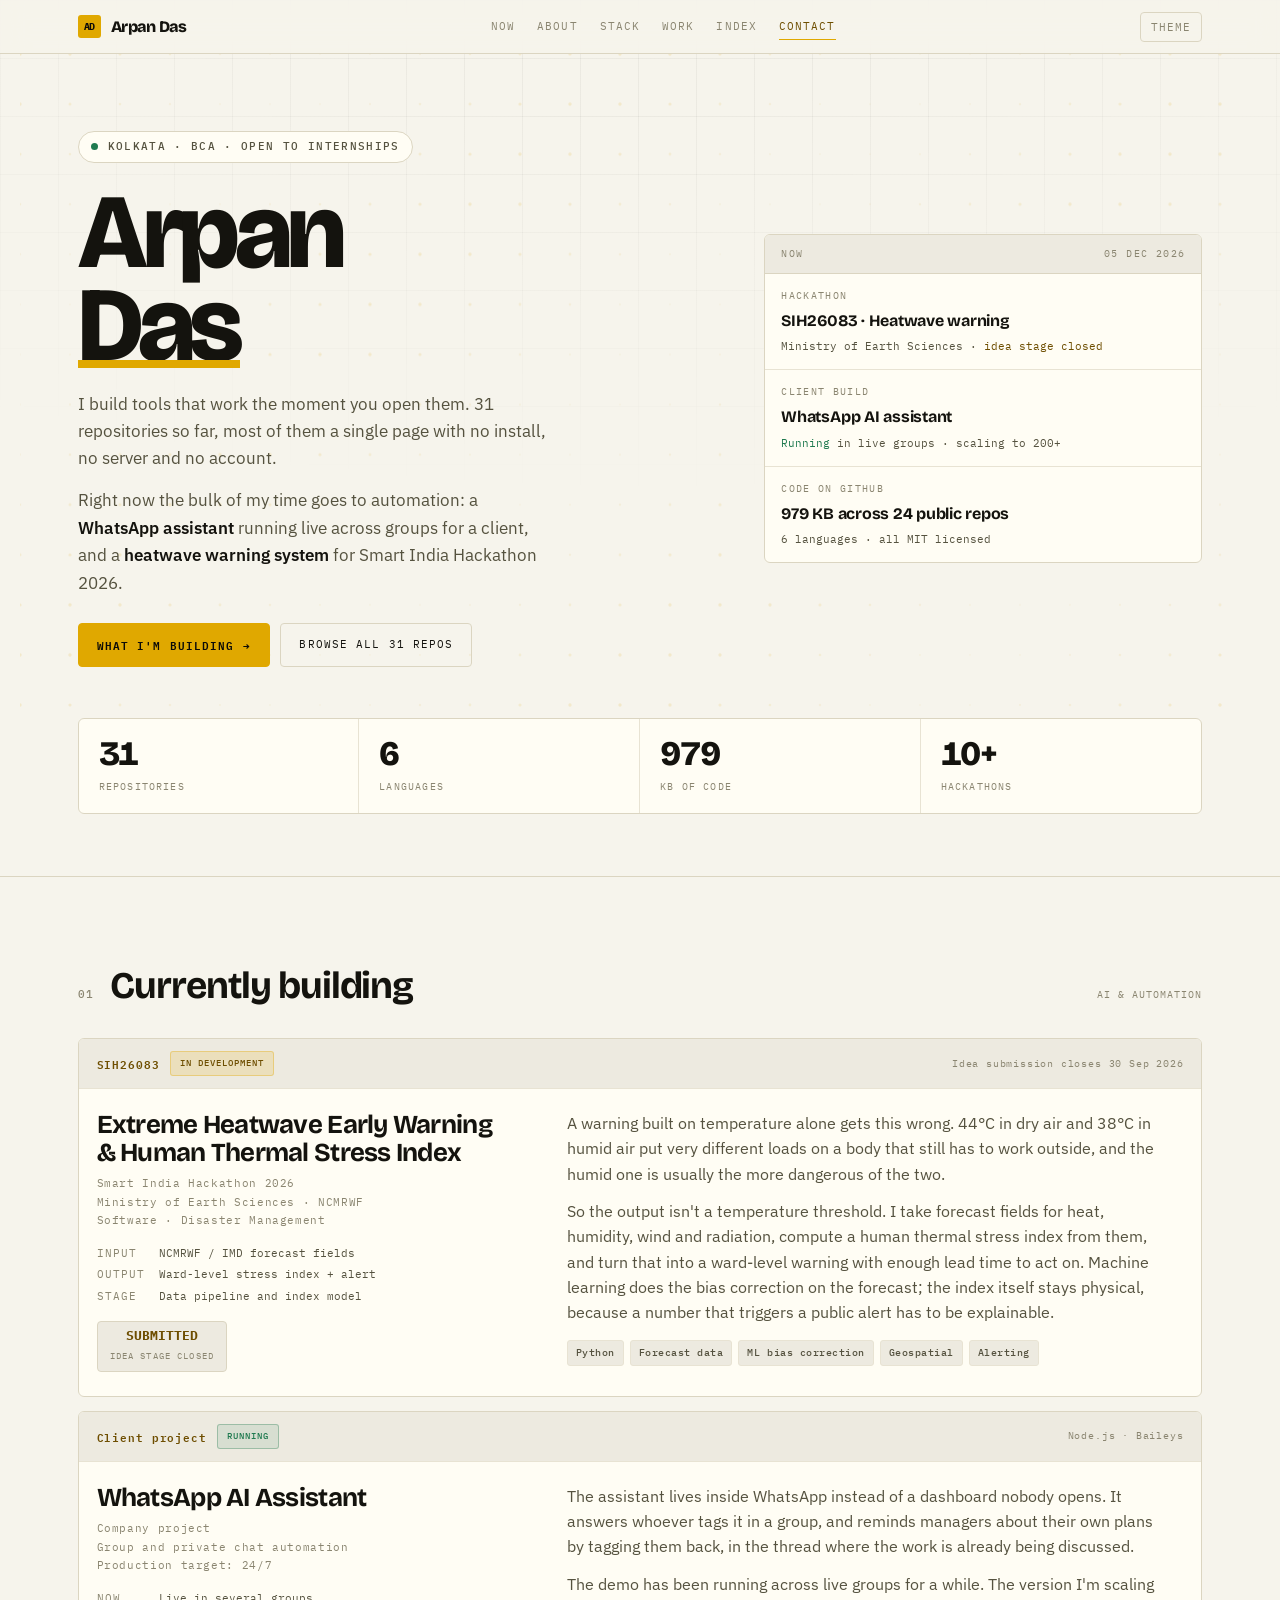
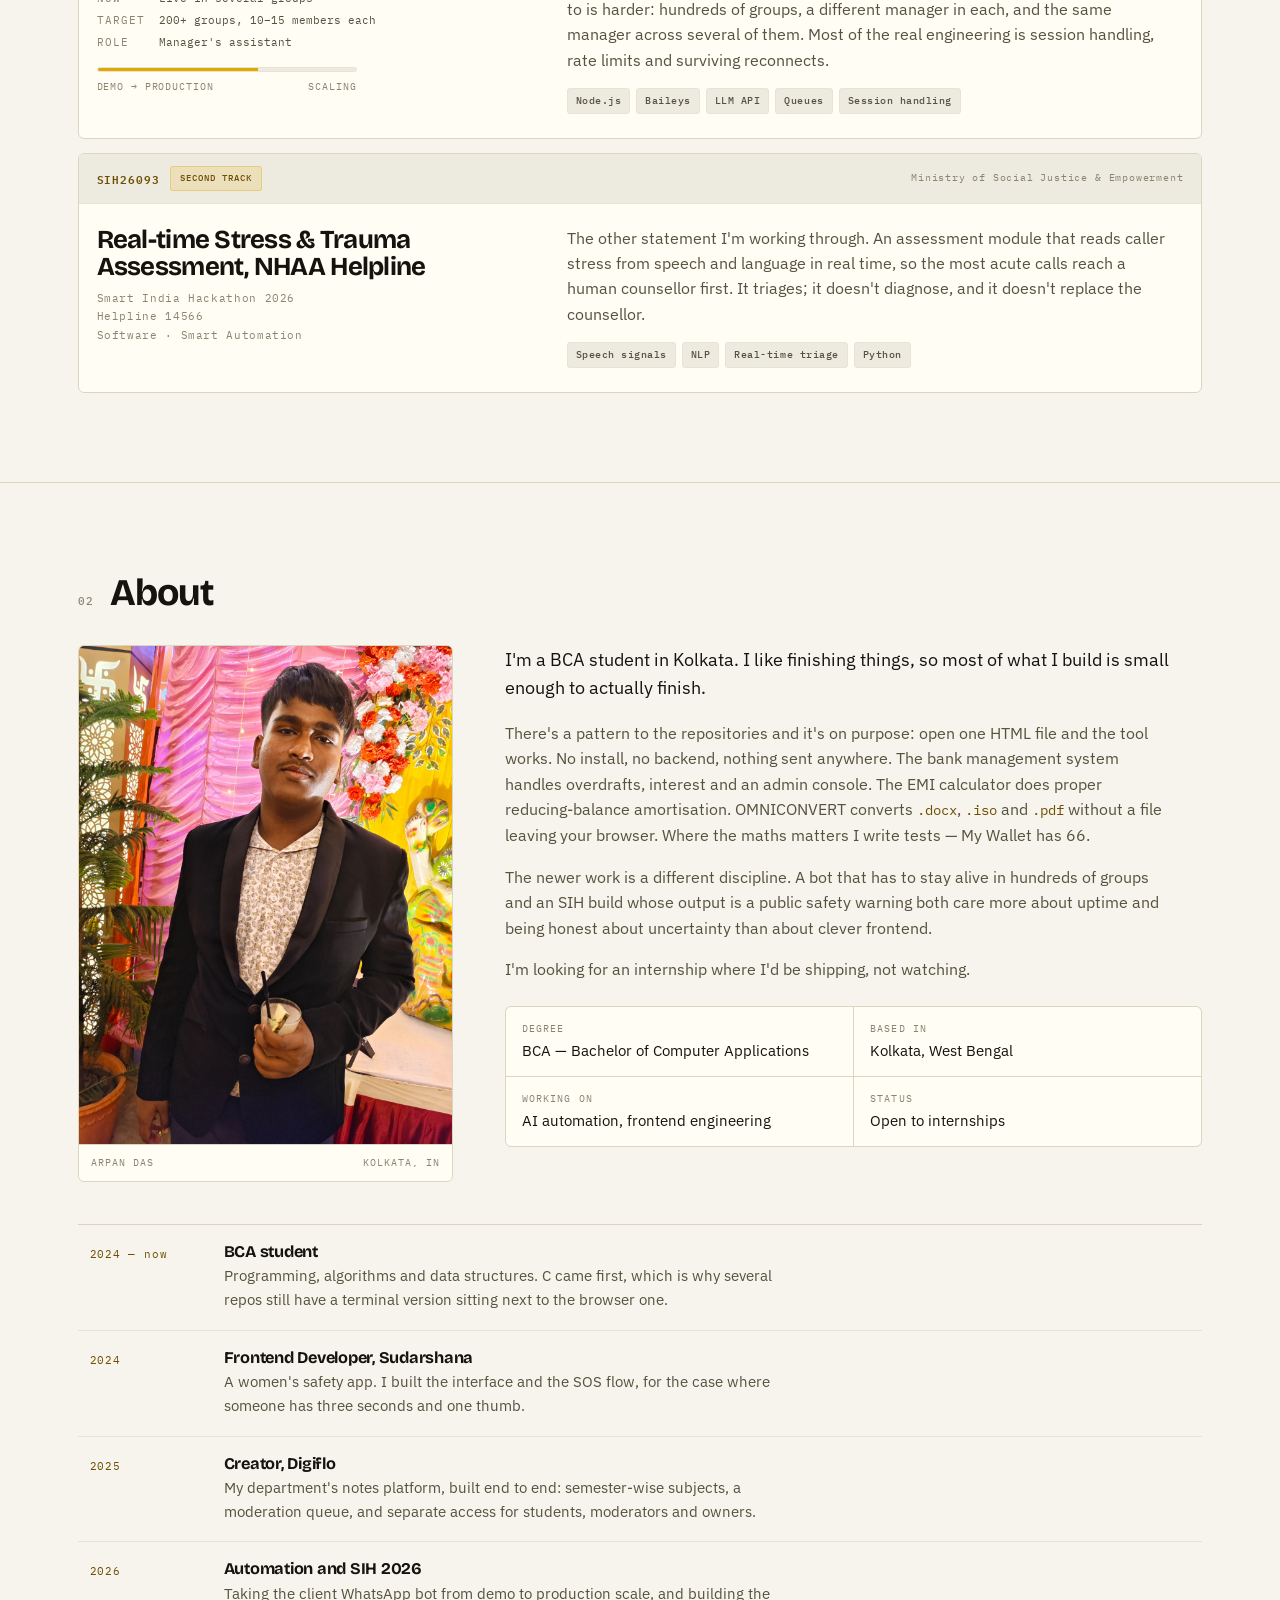
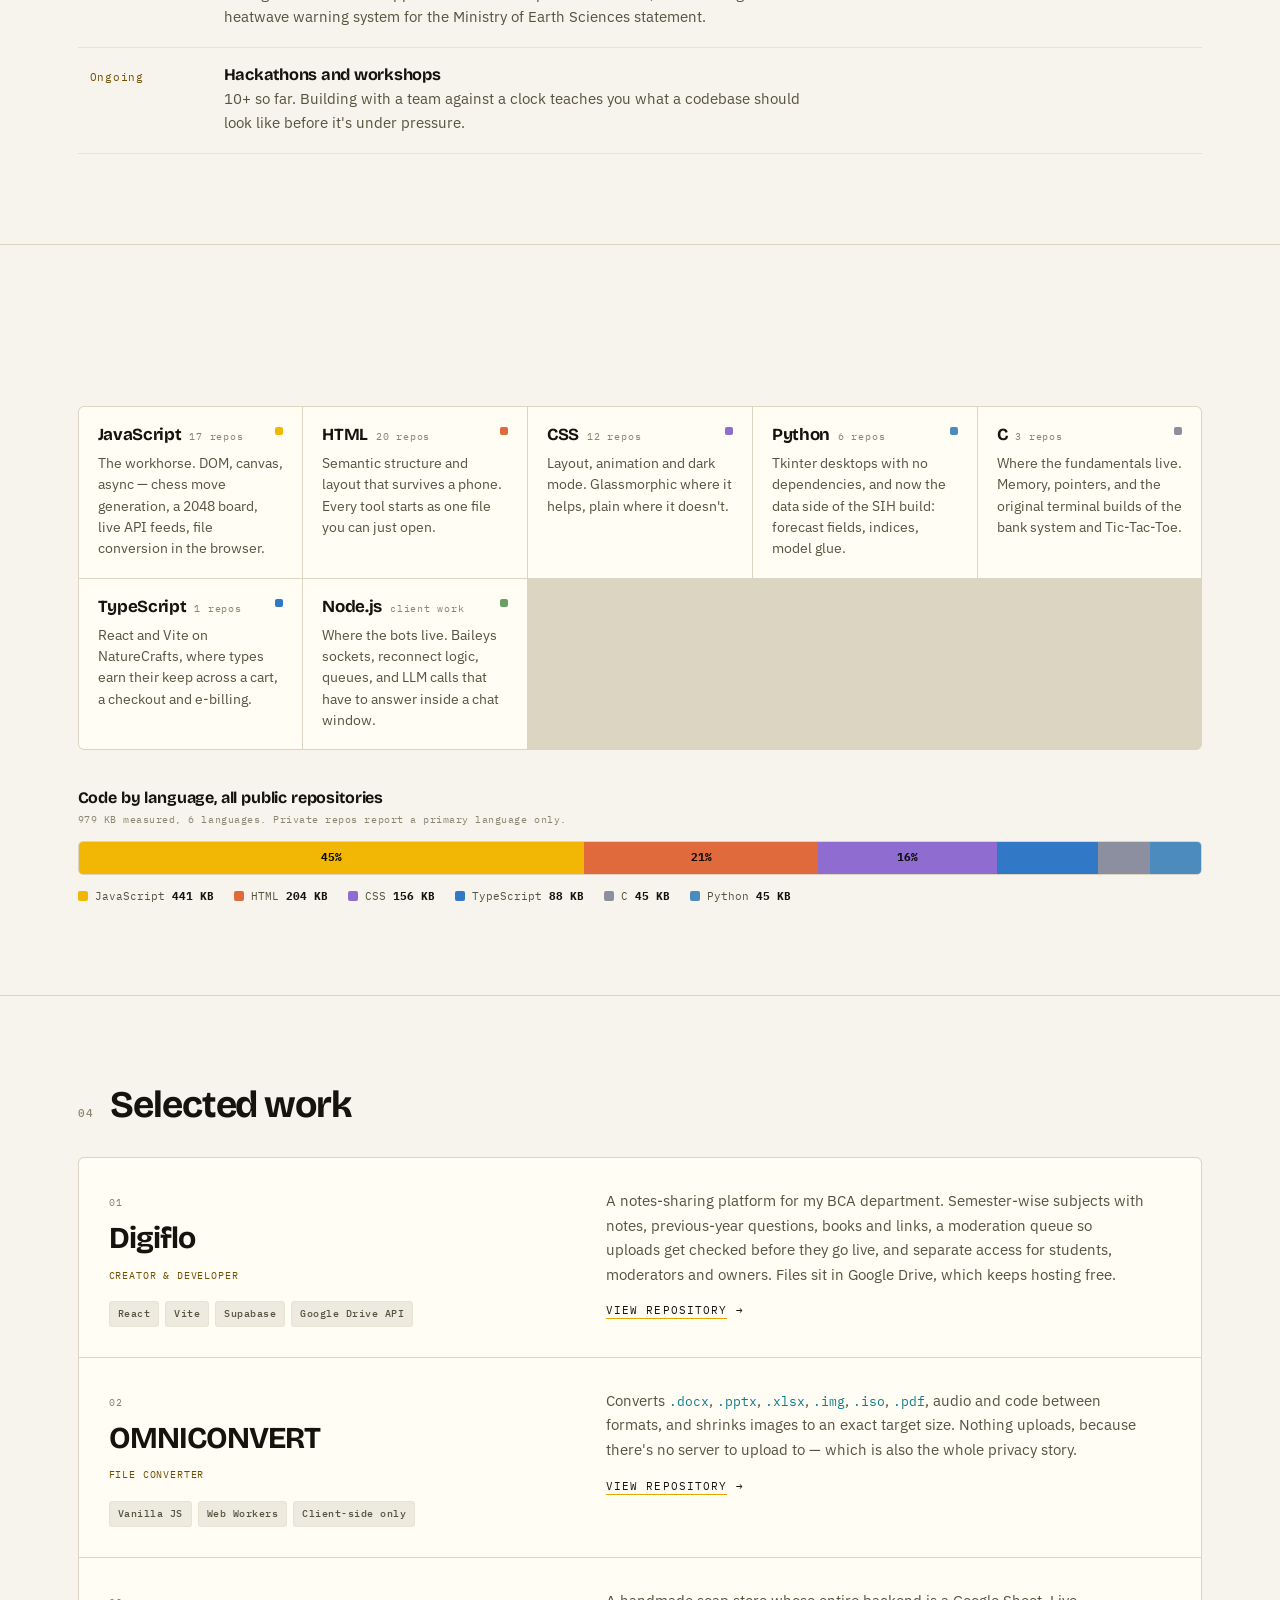
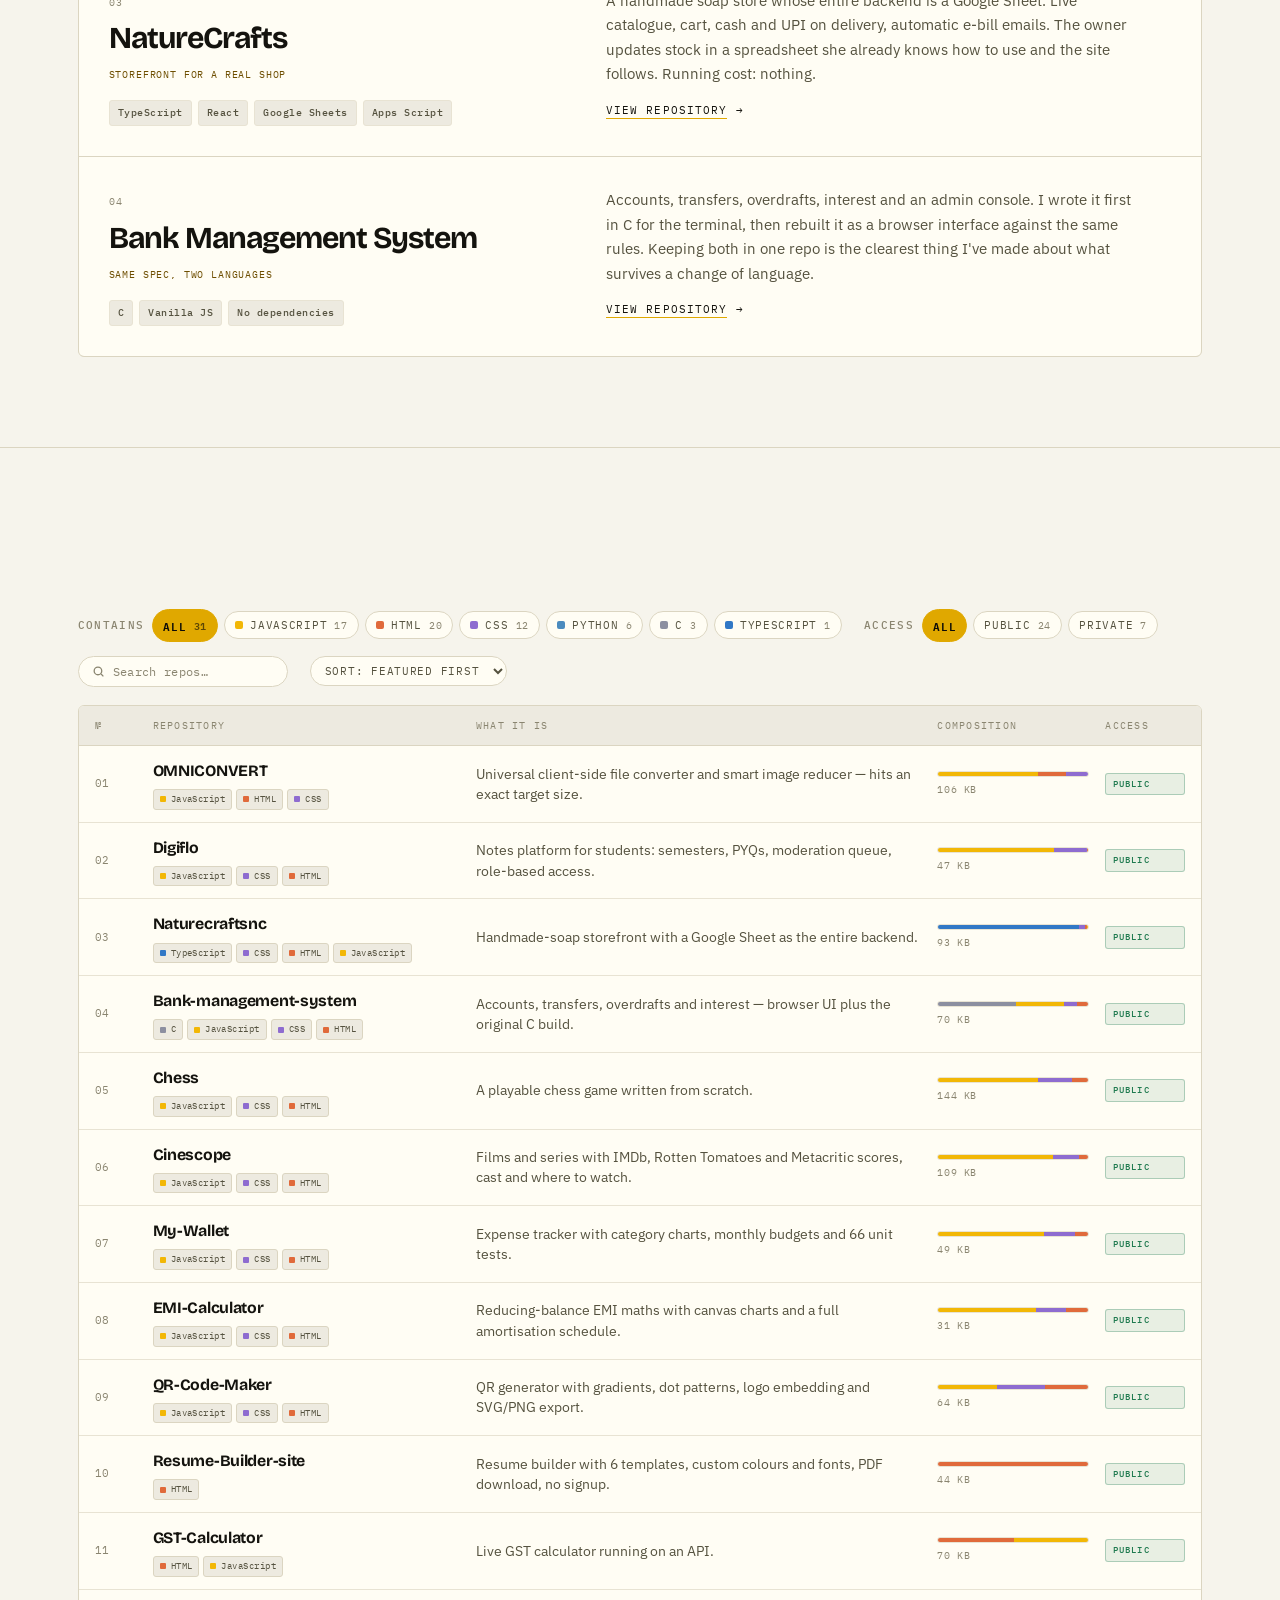
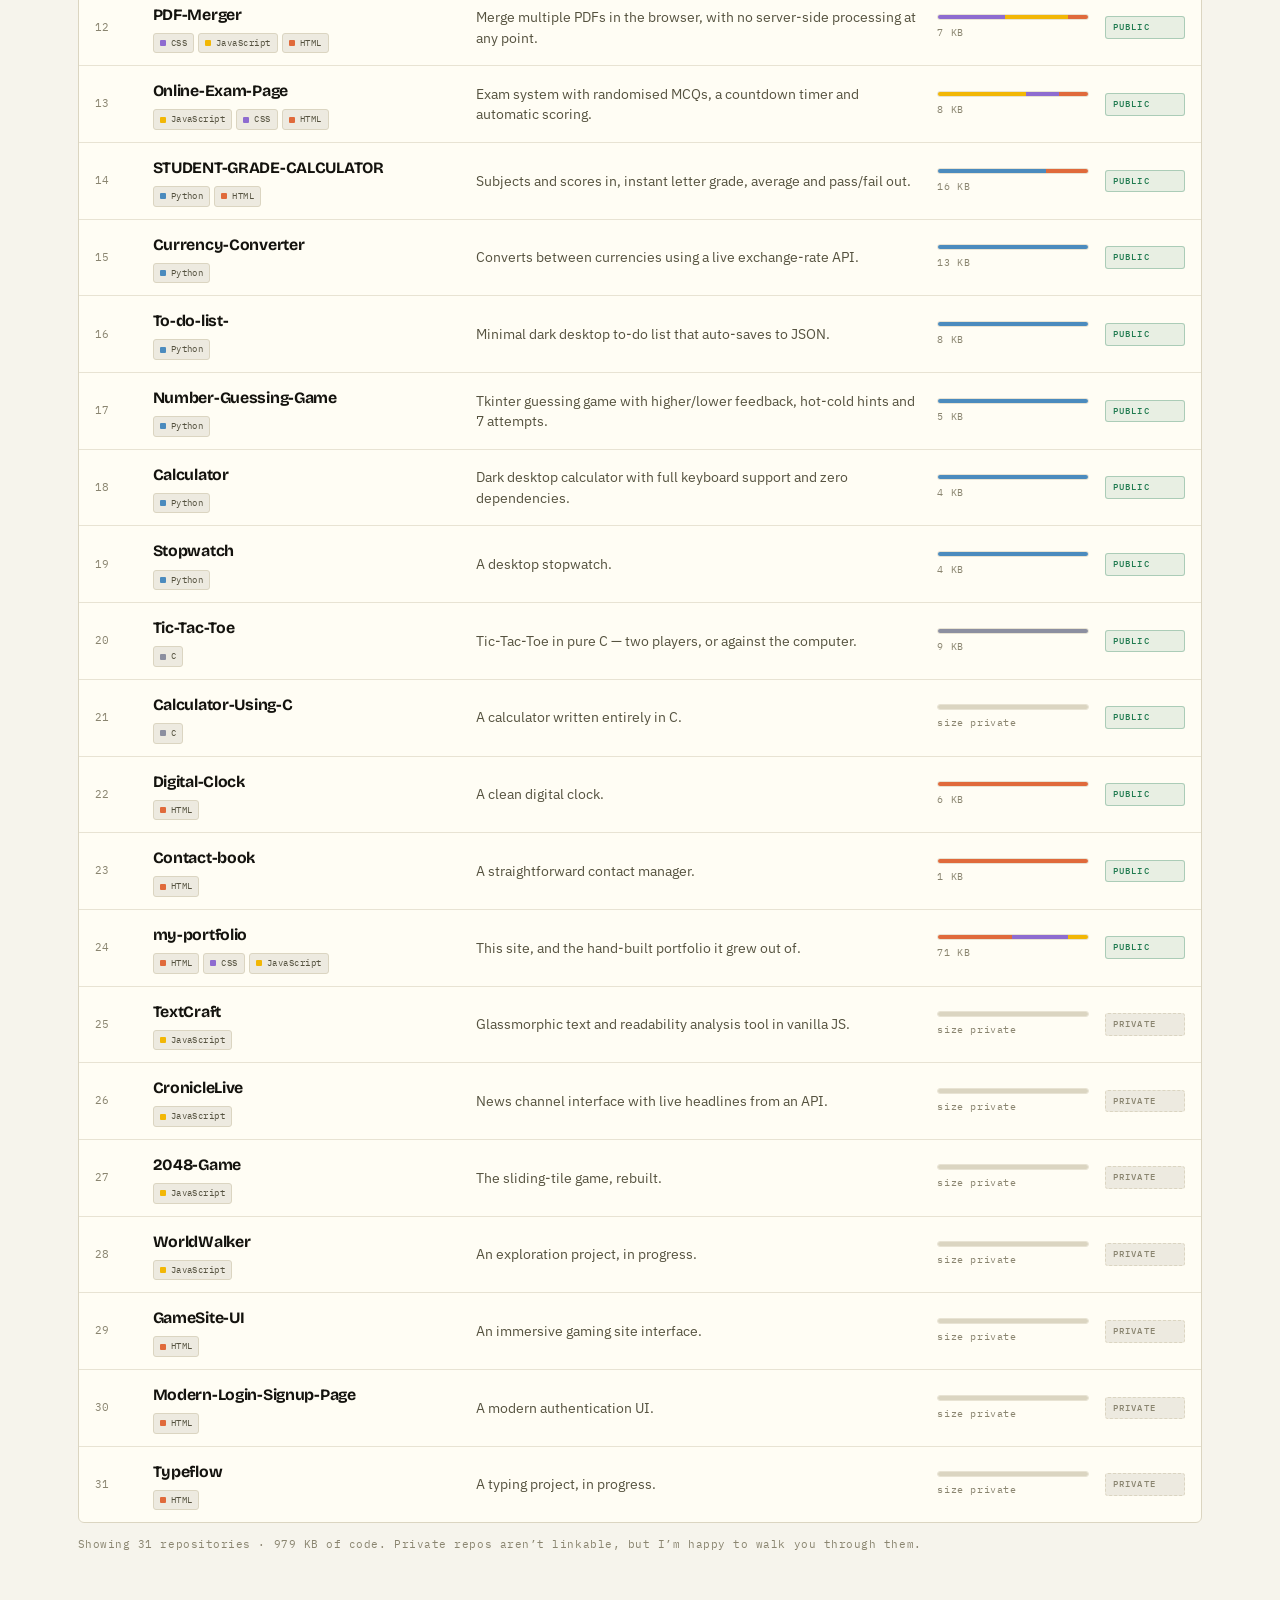
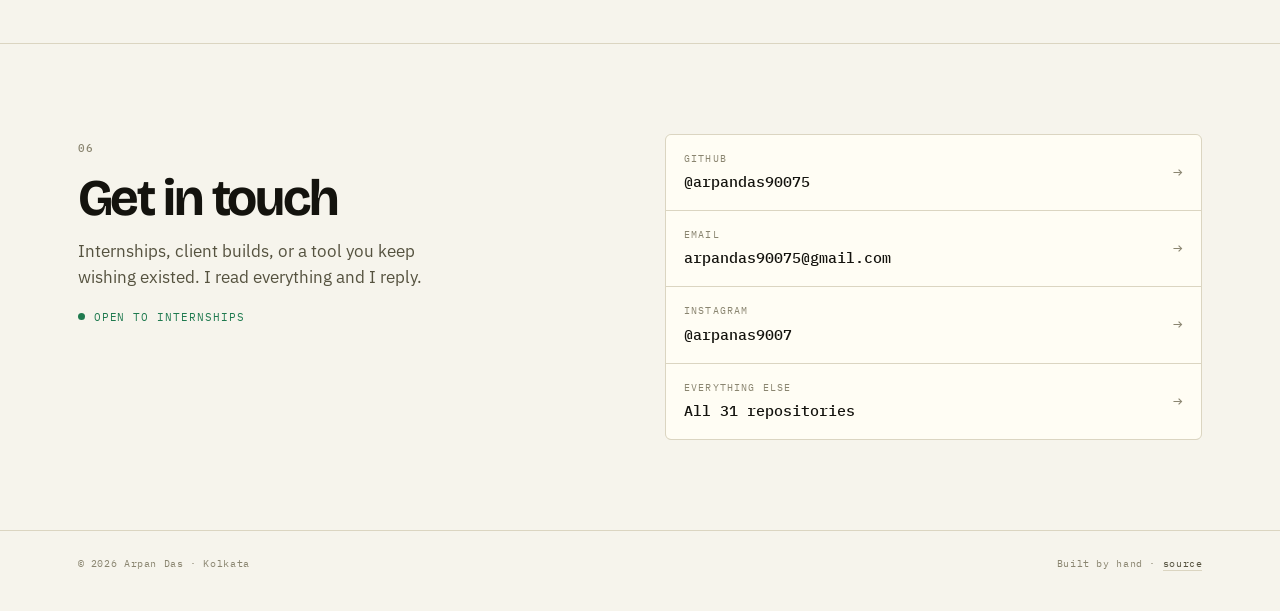
<file: index.html>
<!DOCTYPE html>
<html lang="en">
<head>
<meta charset="UTF-8">
<meta name="viewport" content="width=device-width, initial-scale=1">
<title>Arpan Das — Build Index</title>
<meta name="description" content="Arpan Das — BCA student in Kolkata. AI automation, client-side web tools and Python desktops. SIH 2026 heatwave warning system, a WhatsApp AI assistant, and 31 repositories.">
<meta name="theme-color" content="#0C0B08">
<meta property="og:title" content="Arpan Das — Build Index">
<meta property="og:description" content="AI automation and 31 repositories. SIH26083 heatwave early warning + a WhatsApp assistant at group scale.">
<meta property="og:type" content="website">
<link rel="preconnect" href="https://fonts.googleapis.com">
<link rel="preconnect" href="https://fonts.gstatic.com" crossorigin>
<link rel="stylesheet" href="https://fonts.googleapis.com/css2?family=Bricolage+Grotesque:opsz,wght@12..96,500;12..96,700;12..96,800&family=IBM+Plex+Mono:wght@400;500;600;700&family=IBM+Plex+Sans:wght@400;500;600&display=swap">
<link rel="stylesheet" href="style.css">
<script>document.documentElement.classList.add('js');</script>
</head>
<body>
<div id="prog"></div>

<header class="topbar">
  <div class="wrap topbar-in">
    <a href="#top" class="brand"><span class="mark">AD</span>Arpan&nbsp;Das</a>
    <nav class="topnav">
      <a href="#lab" data-s="lab">Now</a>
      <a href="#about" data-s="about">About</a>
      <a href="#stack" data-s="stack">Stack</a>
      <a href="#work" data-s="work">Work</a>
      <a href="#index" data-s="index">Index</a>
      <a href="#contact" data-s="contact">Contact</a>
    </nav>
    <button class="tbtn" id="themeBtn" type="button" aria-label="Switch colour theme">Theme</button>
  </div>
</header>

<main id="top">

  <section class="wrap hero">
    <canvas id="dots" aria-hidden="true"></canvas>
    <div class="hero-grid">
      <div>
        <span class="eyebrow mono"><span class="pip"></span>Kolkata · BCA · Open to internships</span>
        <h1>Arpan<br><span class="l2">Das</span></h1>
        <p class="lede">
          I build tools that work the moment you open them. 31 repositories so far, most of them
          a single page with no install, no server and no account.
        </p>
        <p class="lede">
          Right now the bulk of my time goes to automation: a <b>WhatsApp assistant</b> running live
          across groups for a client, and a <b>heatwave warning system</b> for Smart India Hackathon 2026.
        </p>
        <div class="cta">
          <a class="btn solid" href="#lab">What I'm building <span>→</span></a>
          <a class="btn ghost" href="#index">Browse all 31 repos</a>
        </div>
      </div>

      <aside class="now" aria-label="Current status">
        <div class="now-h"><span>Now</span><span id="nowDate">—</span></div>
        <div class="now-row">
          <span class="k">Hackathon</span>
          <span class="v">SIH26083 · Heatwave warning</span>
          <span class="m">Ministry of Earth Sciences · <span class="hot" id="nowCd">—</span></span>
        </div>
        <div class="now-row">
          <span class="k">Client build</span>
          <span class="v">WhatsApp AI assistant</span>
          <span class="m"><span class="ok">Running</span> in live groups · scaling to 200+</span>
        </div>
        <div class="now-row">
          <span class="k">Code on GitHub</span>
          <span class="v"><span id="nowKb">964</span> KB across 24 public repos</span>
          <span class="m">6 languages · all MIT licensed</span>
        </div>
      </aside>
    </div>
  </section>

  <section class="wrap" style="padding-bottom:clamp(34px,5vw,62px)">
    <div class="rail reveal">
      <div><b data-count="31">0</b><span>Repositories</span></div>
      <div><b data-count="6">0</b><span>Languages</span></div>
      <div><b data-count="964">0</b><span>KB of code</span></div>
      <div><b data-count="10" data-suffix="+">0</b><span>Hackathons</span></div>
    </div>
  </section>

  <!-- ── NOW / LAB ── -->
  <section class="sec" id="lab">
    <div class="wrap">
      <div class="sec-head reveal"><span class="mono">01</span><h2>Currently building</h2><span class="tail">AI &amp; automation</span></div>
      <div class="lab">

        <article class="lab-card reveal">
          <div class="lab-top">
            <span class="tagid">SIH26083</span>
            <span class="badge wip">In development</span>
            <span class="right">Idea submission closes 30 Sep 2026</span>
          </div>
          <div class="lab-body">
            <div>
              <h3>Extreme Heatwave Early Warning &amp; Human Thermal Stress Index</h3>
              <p class="org">Smart India Hackathon 2026<br>Ministry of Earth Sciences · NCMRWF<br>Software · Disaster Management</p>
              <dl class="kv">
                <dt>Input</dt><dd>NCMRWF / IMD forecast fields</dd>
                <dt>Output</dt><dd>Ward-level stress index + alert</dd>
                <dt>Stage</dt><dd>Data pipeline and index model</dd>
              </dl>
              <div class="cd" id="cd" aria-label="Time left before the SIH 2026 idea submission deadline"></div>
            </div>
            <div>
              <p>
                A warning built on temperature alone gets this wrong. 44°C in dry air and 38°C in humid
                air put very different loads on a body that still has to work outside, and the humid one
                is usually the more dangerous of the two.
              </p>
              <p>
                So the output isn't a temperature threshold. I take forecast fields for heat, humidity,
                wind and radiation, compute a human thermal stress index from them, and turn that into a
                ward-level warning with enough lead time to act on. Machine learning does the bias
                correction on the forecast; the index itself stays physical, because a number that
                triggers a public alert has to be explainable.
              </p>
              <div class="stack"><b>Python</b><b>Forecast data</b><b>ML bias correction</b><b>Geospatial</b><b>Alerting</b></div>
            </div>
          </div>
        </article>

        <article class="lab-card reveal">
          <div class="lab-top">
            <span class="tagid">Client project</span>
            <span class="badge live">Running</span>
            <span class="right">Node.js · Baileys</span>
          </div>
          <div class="lab-body">
            <div>
              <h3>WhatsApp AI Assistant</h3>
              <p class="org">Company project<br>Group and private chat automation<br>Production target: 24/7</p>
              <dl class="kv">
                <dt>Now</dt><dd>Live in several groups</dd>
                <dt>Target</dt><dd>200+ groups, 10–15 members each</dd>
                <dt>Role</dt><dd>Manager's assistant</dd>
              </dl>
              <div class="meter">
                <div class="meter-bar"><i data-fill="62"></i></div>
                <div class="meter-cap"><span>Demo → production</span><span>Scaling</span></div>
              </div>
            </div>
            <div>
              <p>
                The assistant lives inside WhatsApp instead of a dashboard nobody opens. It answers
                whoever tags it in a group, and reminds managers about their own plans by tagging them
                back, in the thread where the work is already being discussed.
              </p>
              <p>
                The demo has been running across live groups for a while. The version I'm scaling to is
                harder: hundreds of groups, a different manager in each, and the same manager across
                several of them. Most of the real engineering is session handling, rate limits and
                surviving reconnects.
              </p>
              <div class="stack"><b>Node.js</b><b>Baileys</b><b>LLM API</b><b>Queues</b><b>Session handling</b></div>
            </div>
          </div>
        </article>

        <article class="lab-card reveal">
          <div class="lab-top">
            <span class="tagid">SIH26093</span>
            <span class="badge wip">Second track</span>
            <span class="right">Ministry of Social Justice &amp; Empowerment</span>
          </div>
          <div class="lab-body">
            <div>
              <h3>Real-time Stress &amp; Trauma Assessment, NHAA Helpline</h3>
              <p class="org">Smart India Hackathon 2026<br>Helpline 14566<br>Software · Smart Automation</p>
            </div>
            <div>
              <p>
                The other statement I'm working through. An assessment module that reads caller stress
                from speech and language in real time, so the most acute calls reach a human counsellor
                first. It triages; it doesn't diagnose, and it doesn't replace the counsellor.
              </p>
              <div class="stack"><b>Speech signals</b><b>NLP</b><b>Real-time triage</b><b>Python</b></div>
            </div>
          </div>
        </article>

      </div>
    </div>
  </section>

  <!-- ── ABOUT ── -->
  <section class="sec" id="about">
    <div class="wrap">
      <div class="sec-head reveal"><span class="mono">02</span><h2>About</h2></div>
      <div class="about">
        <figure class="photo-wrap reveal" style="margin:0">
          <img src="PIC.jpeg" alt="Portrait of Arpan Das">
          <figcaption class="photo-cap"><span>Arpan Das</span><span>Kolkata, IN</span></figcaption>
        </figure>
        <div class="prose reveal">
          <p>I'm a BCA student in Kolkata. I like finishing things, so most of what I build is small enough to actually finish.</p>
          <p>
            There's a pattern to the repositories and it's on purpose: open one HTML file and the tool
            works. No install, no backend, nothing sent anywhere. The bank management system handles
            overdrafts, interest and an admin console. The EMI calculator does proper reducing-balance
            amortisation. OMNICONVERT converts <code>.docx</code>, <code>.iso</code> and <code>.pdf</code>
            without a file leaving your browser. Where the maths matters I write tests — My Wallet has 66.
          </p>
          <p>
            The newer work is a different discipline. A bot that has to stay alive in hundreds of groups
            and an SIH build whose output is a public safety warning both care more about uptime and
            being honest about uncertainty than about clever frontend.
          </p>
          <p>I'm looking for an internship where I'd be shipping, not watching.</p>
          <dl class="facts">
            <div><dt>Degree</dt><dd>BCA — Bachelor of Computer Applications</dd></div>
            <div><dt>Based in</dt><dd>Kolkata, West Bengal</dd></div>
            <div><dt>Working on</dt><dd>AI automation, frontend engineering</dd></div>
            <div><dt>Status</dt><dd>Open to internships</dd></div>
          </dl>
        </div>
      </div>

      <div class="tl reveal">
        <div class="tl-row"><time>2024 — now</time><div><h4>BCA student</h4><p>Programming, algorithms and data structures. C came first, which is why several repos still have a terminal version sitting next to the browser one.</p></div></div>
        <div class="tl-row"><time>2024</time><div><h4>Frontend Developer, Sudarshana</h4><p>A women's safety app. I built the interface and the SOS flow, for the case where someone has three seconds and one thumb.</p></div></div>
        <div class="tl-row"><time>2025</time><div><h4>Creator, Digiflo</h4><p>My department's notes platform, built end to end: semester-wise subjects, a moderation queue, and separate access for students, moderators and owners.</p></div></div>
        <div class="tl-row"><time>2026</time><div><h4>Automation and SIH 2026</h4><p>Taking the client WhatsApp bot from demo to production scale, and building the heatwave warning system for the Ministry of Earth Sciences statement.</p></div></div>
        <div class="tl-row"><time>Ongoing</time><div><h4>Hackathons and workshops</h4><p>10+ so far. Building with a team against a clock teaches you what a codebase should look like before it's under pressure.</p></div></div>
      </div>
    </div>
  </section>

  <!-- ── STACK ── -->
  <section class="sec" id="stack">
    <div class="wrap">
      <div class="sec-head reveal"><span class="mono">03</span><h2>Stack</h2><span class="tail">measured from the repos</span></div>
      <div class="skills reveal" id="skillGrid"></div>
      <div class="langwrap reveal">
        <h3>Code by language, all public repositories</h3>
        <p class="note" id="langNote">—</p>
        <div class="bar" id="langBar" role="img" aria-label="Bytes of code by language across the 24 public repositories."></div>
        <div class="barkey" id="langKey"></div>
      </div>
    </div>
  </section>

  <!-- ── SELECTED WORK ── -->
  <section class="sec" id="work">
    <div class="wrap">
      <div class="sec-head reveal"><span class="mono">04</span><h2>Selected work</h2></div>
      <div class="feat reveal">
        <a class="feat-item" href="https://github.com/arpandas90075/Digiflo" target="_blank" rel="noopener">
          <div><span class="num">01</span><h3>Digiflo</h3><span class="role">Creator &amp; developer</span>
            <div class="stack"><b>React</b><b>Vite</b><b>Supabase</b><b>Google Drive API</b></div></div>
          <div><p>A notes-sharing platform for my BCA department. Semester-wise subjects with notes, previous-year questions, books and links, a moderation queue so uploads get checked before they go live, and separate access for students, moderators and owners. Files sit in Google Drive, which keeps hosting free.</p>
            <span class="golink"><u>View repository</u> <span class="arw">→</span></span></div>
        </a>
        <a class="feat-item" href="https://github.com/arpandas90075/OMNICONVERT" target="_blank" rel="noopener">
          <div><span class="num">02</span><h3>OMNICONVERT</h3><span class="role">File converter</span>
            <div class="stack"><b>Vanilla JS</b><b>Web Workers</b><b>Client-side only</b></div></div>
          <div><p>Converts <code>.docx</code>, <code>.pptx</code>, <code>.xlsx</code>, <code>.img</code>, <code>.iso</code>, <code>.pdf</code>, audio and code between formats, and shrinks images to an exact target size. Nothing uploads, because there's no server to upload to — which is also the whole privacy story.</p>
            <span class="golink"><u>View repository</u> <span class="arw">→</span></span></div>
        </a>
        <a class="feat-item" href="https://github.com/arpandas90075/Naturecraftsnc" target="_blank" rel="noopener">
          <div><span class="num">03</span><h3>NatureCrafts</h3><span class="role">Storefront for a real shop</span>
            <div class="stack"><b>TypeScript</b><b>React</b><b>Google Sheets</b><b>Apps Script</b></div></div>
          <div><p>A handmade soap store whose entire backend is a Google Sheet. Live catalogue, cart, cash and UPI on delivery, automatic e-bill emails. The owner updates stock in a spreadsheet she already knows how to use and the site follows. Running cost: nothing.</p>
            <span class="golink"><u>View repository</u> <span class="arw">→</span></span></div>
        </a>
        <a class="feat-item" href="https://github.com/arpandas90075/Bank-management-system" target="_blank" rel="noopener">
          <div><span class="num">04</span><h3>Bank Management System</h3><span class="role">Same spec, two languages</span>
            <div class="stack"><b>C</b><b>Vanilla JS</b><b>No dependencies</b></div></div>
          <div><p>Accounts, transfers, overdrafts, interest and an admin console. I wrote it first in C for the terminal, then rebuilt it as a browser interface against the same rules. Keeping both in one repo is the clearest thing I've made about what survives a change of language.</p>
            <span class="golink"><u>View repository</u> <span class="arw">→</span></span></div>
        </a>
      </div>
    </div>
  </section>

  <!-- ── INDEX ── -->
  <section class="sec" id="index">
    <div class="wrap">
      <div class="sec-head reveal"><span class="mono">05</span><h2>Every repository</h2><span class="tail" id="idxTail">31 repos</span></div>

      <div class="panel-tools reveal">
        <div class="fgroup" id="langFilters"><span class="mono">Contains</span></div>
        <div class="fgroup" id="visFilters"><span class="mono">Access</span></div>
        <label class="searchbox">
          <svg width="13" height="13" viewBox="0 0 24 24" fill="none" stroke="currentColor" stroke-width="2.4"><circle cx="11" cy="11" r="7"/><line x1="21" y1="21" x2="16.7" y2="16.7"/></svg>
          <input type="search" id="q" placeholder="Search repos…" aria-label="Search repositories">
        </label>
        <select class="sortsel" id="sort" aria-label="Sort order">
          <option value="curated">Sort: featured first</option>
          <option value="size">Sort: most code</option>
          <option value="name">Sort: A–Z</option>
          <option value="langs">Sort: most languages</option>
        </select>
      </div>

      <div class="index reveal">
        <div class="ihead"><span>№</span><span>Repository</span><span>What it is</span><span>Composition</span><span>Access</span></div>
        <div id="rows"></div>
      </div>
      <p class="count" id="countLine"></p>
    </div>
  </section>

  <!-- ── CONTACT ── -->
  <section class="sec" id="contact">
    <div class="wrap contact">
      <div class="reveal">
        <span class="mono" style="color:var(--muted)">06</span>
        <h2>Get in touch</h2>
        <p class="sub">Internships, client builds, or a tool you keep wishing existed. I read everything and I reply.</p>
        <span class="avail"><span class="pip"></span>Open to internships</span>
      </div>
      <div class="links reveal">
        <a href="https://github.com/arpandas90075" target="_blank" rel="noopener"><span><span class="lbl">GitHub</span><span class="val">@arpandas90075</span></span><span class="arw">→</span></a>
        <a href="mailto:arpandas90075@gmail.com"><span><span class="lbl">Email</span><span class="val">arpandas90075@gmail.com</span></span><span class="arw">→</span></a>
        <a href="https://instagram.com/arpanas9007" target="_blank" rel="noopener"><span><span class="lbl">Instagram</span><span class="val">@arpanas9007</span></span><span class="arw">→</span></a>
        <a href="https://github.com/arpandas90075?tab=repositories" target="_blank" rel="noopener"><span><span class="lbl">Everything else</span><span class="val">All 31 repositories</span></span><span class="arw">→</span></a>
      </div>
    </div>
  </section>
</main>

<footer>
  <div class="wrap foot">
    <span>© 2026 Arpan Das · Kolkata</span>
    <span>Built by hand · <a href="https://github.com/arpandas90075/my-portfolio" target="_blank" rel="noopener">source</a></span>
  </div>
</footer>
<script src="main.js"></script>
</body>
</html>
</file>
<file: style.css>
/* ───── tokens: dark base, light is the deliberate swap ───── */
:root{
  --ground:#0C0B08; --surface:#141209; --raise:#1B1810; --sunk:#100E09;
  --ink:#F4F0E2; --ink-soft:#A7A08B; --muted:#7A7461;
  --line:#2C2718; --line-soft:#221E13;
  --amber:#F2B705; --amber-ink:#F5C63B; --amber-wash:rgba(242,183,5,.13); --amber-glow:rgba(242,183,5,.30);
  --cyan:#3FD0DE; --cyan-wash:rgba(63,208,222,.11);
  --live:#5FD69A; --live-wash:rgba(95,214,154,.11);
  --grid:rgba(242,183,5,.04);
  --f-display:"Bricolage Grotesque","Helvetica Neue",Arial,sans-serif;
  --f-body:"IBM Plex Sans","Helvetica Neue",Arial,sans-serif;
  --f-mono:"IBM Plex Mono",ui-monospace,"SF Mono",Menlo,monospace;
  --gut:clamp(18px,4.5vw,68px); --maxw:1240px;
}
@media (prefers-color-scheme:light){
  :root:not([data-theme="dark"]){
    --ground:#F6F4EC; --surface:#FFFDF4; --raise:#FFFFFF; --sunk:#EDEAE0;
    --ink:#14130E; --ink-soft:#55523F; --muted:#8A8570;
    --line:#DBD5C1; --line-soft:#E8E3D3;
    --amber:#E0A800; --amber-ink:#6E4E00; --amber-wash:rgba(224,168,0,.16); --amber-glow:rgba(224,168,0,.20);
    --cyan:#0E7C88; --cyan-wash:rgba(14,124,136,.10);
    --live:#1F7A4F; --live-wash:rgba(31,122,79,.10);
    --grid:rgba(20,19,14,.045);
  }
}
:root[data-theme="light"]{
  --ground:#F6F4EC; --surface:#FFFDF4; --raise:#FFFFFF; --sunk:#EDEAE0;
  --ink:#14130E; --ink-soft:#55523F; --muted:#8A8570;
  --line:#DBD5C1; --line-soft:#E8E3D3;
  --amber:#E0A800; --amber-ink:#6E4E00; --amber-wash:rgba(224,168,0,.16); --amber-glow:rgba(224,168,0,.20);
  --cyan:#0E7C88; --cyan-wash:rgba(14,124,136,.10);
  --live:#1F7A4F; --live-wash:rgba(31,122,79,.10);
  --grid:rgba(20,19,14,.045);
}

*{box-sizing:border-box}
html{scroll-behavior:smooth;scroll-padding-top:70px}
body{margin:0;background:var(--ground);color:var(--ink);font-family:var(--f-body);font-size:16px;line-height:1.58;-webkit-font-smoothing:antialiased;overflow-x:hidden}
body::before{
  content:"";position:fixed;inset:0;z-index:0;pointer-events:none;
  background-image:linear-gradient(var(--grid) 1px,transparent 1px),linear-gradient(90deg,var(--grid) 1px,transparent 1px);
  background-size:58px 58px;
  mask-image:radial-gradient(ellipse 130% 80% at 50% 0%,#000 15%,transparent 70%);
}
main,header,footer{position:relative;z-index:1}
.wrap{max-width:var(--maxw);margin:0 auto;padding-inline:var(--gut)}
a{color:inherit}
h1,h2,h3,h4{font-family:var(--f-display);font-weight:700;text-wrap:balance;margin:0;line-height:1.06}
p{margin:0}
img{max-width:100%;display:block}
::selection{background:var(--amber);color:#0C0B08}
:focus-visible{outline:2px solid var(--amber);outline-offset:3px;border-radius:2px}
.mono{font-family:var(--f-mono);font-size:.7rem;letter-spacing:.12em;text-transform:uppercase;font-weight:500}

#prog{position:fixed;top:0;left:0;height:2px;width:0;background:var(--amber);z-index:60}

/* topbar */
.topbar{position:sticky;top:0;z-index:50;background:color-mix(in srgb,var(--ground) 85%,transparent);backdrop-filter:blur(14px);border-bottom:1px solid var(--line)}
.topbar-in{display:flex;align-items:center;gap:14px;justify-content:space-between;padding-block:11px}
.brand{display:flex;align-items:center;gap:10px;text-decoration:none;font-family:var(--f-display);font-weight:800;letter-spacing:-.03em;font-size:1rem}
.brand .mark{width:23px;height:23px;background:var(--amber);color:#0C0B08;display:grid;place-items:center;font-family:var(--f-mono);font-size:.6rem;font-weight:700;border-radius:3px}
.topnav{display:flex;align-items:center;gap:2px}
.topnav a{font-family:var(--f-mono);font-size:.68rem;letter-spacing:.1em;text-transform:uppercase;text-decoration:none;color:var(--muted);padding:7px 10px;border-radius:4px;position:relative;transition:color .2s}
.topnav a:hover{color:var(--ink)}
.topnav a.active{color:var(--amber-ink)}
.topnav a.active::after{content:"";position:absolute;left:10px;right:10px;bottom:2px;height:1px;background:var(--amber)}
.tbtn{font-family:var(--f-mono);font-size:.66rem;letter-spacing:.1em;text-transform:uppercase;background:transparent;border:1px solid var(--line);color:var(--muted);padding:7px 10px;border-radius:4px;cursor:pointer;transition:.2s}
.tbtn:hover{border-color:var(--amber);color:var(--ink)}
@media (max-width:980px){.topnav a{display:none}}

.js .reveal{opacity:0;transform:translateY(14px);transition:opacity .55s ease,transform .55s cubic-bezier(.22,.7,.3,1)}
.js .reveal.in{opacity:1;transform:none}

/* ───── hero ───── */
.hero{position:relative;padding-block:clamp(40px,6vw,78px) clamp(30px,4vw,54px)}
#dots{position:absolute;inset:0;width:100%;height:100%;z-index:0;opacity:.5;pointer-events:none}
.hero-grid{position:relative;z-index:1;display:grid;grid-template-columns:minmax(0,1.45fr) minmax(0,1fr);gap:clamp(28px,4vw,56px);align-items:center}
.eyebrow{display:inline-flex;align-items:center;gap:10px;color:var(--ink-soft);border:1px solid var(--line);background:var(--surface);padding:6px 12px;border-radius:999px;margin-bottom:24px}
.pip{width:7px;height:7px;border-radius:50%;background:var(--live);flex:none}
.hero h1{font-size:clamp(2.9rem,10vw,6.6rem);font-weight:800;letter-spacing:-.048em;line-height:.88;margin-bottom:18px}
.hero h1 .l2{display:inline-block;position:relative}
.hero h1 .l2::after{content:"";position:absolute;left:0;right:0;bottom:.045em;height:.075em;background:var(--amber);transform:scaleX(0);transform-origin:left;animation:rule .7s .25s cubic-bezier(.2,.8,.2,1) forwards}
@keyframes rule{to{transform:scaleX(1)}}
.lede{color:var(--ink-soft);font-size:1.06rem;max-width:48ch;line-height:1.62}
.lede b{color:var(--ink);font-weight:600}
.lede + .lede{margin-top:.85em}
.cta{display:flex;flex-wrap:wrap;gap:10px;margin-top:26px}
.btn{display:inline-flex;align-items:center;gap:9px;font-family:var(--f-mono);font-size:.69rem;letter-spacing:.1em;text-transform:uppercase;text-decoration:none;padding:12px 18px;border-radius:4px;border:1px solid var(--line);transition:.2s}
.btn.solid{background:var(--amber);color:#0C0B08;font-weight:600;border-color:var(--amber)}
.btn.solid:hover{transform:translateY(-2px)}
.btn.ghost:hover{border-color:var(--amber);transform:translateY(-2px)}

/* now panel */
.now{border:1px solid var(--line);border-radius:6px;background:var(--surface);overflow:hidden}
.now-h{padding:11px 16px;border-bottom:1px solid var(--line);background:var(--sunk);display:flex;justify-content:space-between;align-items:center;gap:10px}
.now-h span{font-family:var(--f-mono);font-size:.62rem;letter-spacing:.14em;text-transform:uppercase;color:var(--muted)}
.now-row{padding:14px 16px;border-bottom:1px solid var(--line-soft);display:grid;gap:5px}
.now-row:last-child{border-bottom:0}
.now-row .k{font-family:var(--f-mono);font-size:.6rem;letter-spacing:.14em;text-transform:uppercase;color:var(--muted)}
.now-row .v{font-family:var(--f-display);font-weight:700;font-size:1rem;letter-spacing:-.015em}
.now-row .m{font-family:var(--f-mono);font-size:.68rem;color:var(--ink-soft)}
.now-row .m .hot{color:var(--amber-ink)}
.now-row .m .ok{color:var(--live)}
@media (max-width:900px){.hero-grid{grid-template-columns:1fr}}

/* stat rail */
.rail{display:grid;grid-template-columns:repeat(4,1fr);border:1px solid var(--line);background:var(--surface);border-radius:6px;overflow:hidden}
.rail > div{padding:18px 20px;border-right:1px solid var(--line-soft)}
.rail > div:last-child{border-right:0}
.rail b{display:block;font-family:var(--f-display);font-weight:800;font-size:clamp(1.5rem,3.6vw,2.15rem);letter-spacing:-.035em;line-height:1;font-variant-numeric:tabular-nums}
.rail span{font-family:var(--f-mono);font-size:.62rem;letter-spacing:.12em;text-transform:uppercase;color:var(--muted);display:block;margin-top:8px}
@media (max-width:680px){.rail{grid-template-columns:1fr 1fr}.rail>div:nth-child(2){border-right:0}.rail>div:nth-child(-n+2){border-bottom:1px solid var(--line-soft)}}

/* sections */
.sec{padding-block:clamp(52px,7vw,96px);border-top:1px solid var(--line)}
.sec-head{display:flex;align-items:baseline;gap:16px;flex-wrap:wrap;margin-bottom:32px}
.sec-head .mono{color:var(--muted)}
.sec-head h2{font-size:clamp(1.55rem,4vw,2.35rem);letter-spacing:-.03em}
.sec-head .tail{margin-left:auto;font-family:var(--f-mono);font-size:.65rem;letter-spacing:.1em;text-transform:uppercase;color:var(--muted)}

/* lab */
.lab{display:grid;gap:14px}
.lab-card{border:1px solid var(--line);border-radius:6px;background:var(--surface);overflow:hidden;transition:border-color .25s}
.lab-card:hover{border-color:color-mix(in srgb,var(--amber) 55%,var(--line))}
.lab-top{display:flex;flex-wrap:wrap;align-items:center;gap:10px;padding:12px 18px;border-bottom:1px solid var(--line-soft);background:var(--sunk)}
.tagid{font-family:var(--f-mono);font-size:.68rem;letter-spacing:.08em;color:var(--amber-ink);font-weight:600}
.badge{font-family:var(--f-mono);font-size:.59rem;letter-spacing:.11em;text-transform:uppercase;padding:4px 9px;border-radius:3px;font-weight:500;white-space:nowrap}
.badge.live{color:var(--live);background:var(--live-wash);border:1px solid color-mix(in srgb,var(--live) 32%,transparent)}
.badge.wip{color:var(--amber-ink);background:var(--amber-wash);border:1px solid color-mix(in srgb,var(--amber) 34%,transparent)}
.lab-top .right{margin-left:auto;font-family:var(--f-mono);font-size:.63rem;letter-spacing:.08em;color:var(--muted)}
.lab-body{padding:22px 18px 24px;display:grid;grid-template-columns:minmax(0,.92fr) minmax(0,1.3fr);gap:clamp(16px,3vw,34px)}
.lab-body h3{font-size:clamp(1.2rem,2.6vw,1.62rem);letter-spacing:-.028em;margin-bottom:8px}
.lab-body .org{font-family:var(--f-mono);font-size:.66rem;letter-spacing:.06em;color:var(--muted);line-height:1.75}
.lab-body p{color:var(--ink-soft);font-size:.97rem;line-height:1.63;max-width:60ch}
.lab-body p + p{margin-top:.78em}
.kv{display:grid;grid-template-columns:auto 1fr;gap:5px 14px;margin-top:15px;font-family:var(--f-mono);font-size:.67rem}
.kv dt{color:var(--muted);text-transform:uppercase;letter-spacing:.1em}
.kv dd{margin:0;color:var(--ink-soft)}
.meter{margin-top:16px;max-width:260px}
.meter-bar{height:5px;background:var(--sunk);border:1px solid var(--line-soft);border-radius:99px;overflow:hidden}
.meter-bar i{display:block;height:100%;background:var(--amber);width:0;transition:width 1.1s cubic-bezier(.2,.8,.2,1)}
.meter-cap{display:flex;justify-content:space-between;font-family:var(--f-mono);font-size:.61rem;letter-spacing:.09em;text-transform:uppercase;color:var(--muted);margin-top:7px}
.stack{display:flex;flex-wrap:wrap;gap:6px;margin-top:15px}
.stack b{font-family:var(--f-mono);font-size:.63rem;font-weight:500;letter-spacing:.05em;background:var(--sunk);border:1px solid var(--line-soft);color:var(--ink-soft);padding:4px 8px;border-radius:3px}
@media (max-width:820px){.lab-body{grid-template-columns:1fr}}
.cd{display:flex;gap:8px;margin-top:16px;flex-wrap:wrap}
.cd div{background:var(--sunk);border:1px solid var(--line);border-radius:4px;padding:8px 12px;text-align:center;min-width:58px}
.cd b{display:block;font-family:var(--f-mono);font-weight:700;font-size:1.14rem;color:var(--amber-ink);font-variant-numeric:tabular-nums;line-height:1}
.cd span{font-family:var(--f-mono);font-size:.55rem;letter-spacing:.13em;text-transform:uppercase;color:var(--muted);display:block;margin-top:6px}

/* about */
.about{display:grid;grid-template-columns:minmax(0,.7fr) minmax(0,1.3fr);gap:clamp(24px,4vw,54px);align-items:start}
.photo-wrap{border:1px solid var(--line);border-radius:6px;overflow:hidden;background:var(--sunk)}
.photo-wrap img{width:100%;aspect-ratio:3/4;object-fit:cover;object-position:50% 26%}
.photo-cap{font-family:var(--f-mono);font-size:.62rem;letter-spacing:.1em;text-transform:uppercase;color:var(--muted);padding:10px 12px;border-top:1px solid var(--line);display:flex;justify-content:space-between;gap:10px;background:var(--surface)}
.prose p{max-width:66ch;font-size:1.01rem;color:var(--ink-soft);margin-bottom:1em}
.prose p:first-child{font-size:1.14rem;color:var(--ink);line-height:1.55}
.prose code{font-family:var(--f-mono);font-size:.86em;color:var(--amber-ink)}
.facts{display:grid;grid-template-columns:repeat(2,1fr);gap:1px;background:var(--line);border:1px solid var(--line);margin-top:24px;border-radius:6px;overflow:hidden}
.facts div{background:var(--surface);padding:14px 16px}
.facts dt{font-family:var(--f-mono);font-size:.6rem;letter-spacing:.12em;text-transform:uppercase;color:var(--muted);margin:0 0 5px}
.facts dd{margin:0;font-size:.93rem;line-height:1.4}
@media (max-width:820px){.about{grid-template-columns:1fr}.photo-wrap{max-width:320px}}

.tl{margin-top:42px;border-top:1px solid var(--line)}
.tl-row{display:grid;grid-template-columns:126px 1fr;gap:20px;padding-block:18px;border-bottom:1px solid var(--line-soft);align-items:start;position:relative;transition:background .2s}
.tl-row::before{content:"";position:absolute;left:0;top:0;bottom:0;width:2px;background:var(--amber);transform:scaleY(0);transform-origin:top;transition:transform .28s}
.tl-row:hover::before{transform:scaleY(1)}
.tl-row:hover{background:var(--surface)}
.tl-row time{font-family:var(--f-mono);font-size:.69rem;letter-spacing:.07em;color:var(--amber-ink);padding-top:3px;padding-left:12px}
.tl-row h4{font-size:1.02rem;letter-spacing:-.015em;margin-bottom:4px}
.tl-row p{color:var(--ink-soft);font-size:.94rem;max-width:64ch}
@media (max-width:620px){.tl-row{grid-template-columns:1fr;gap:4px}.tl-row h4,.tl-row p{padding-left:12px}}

/* stack grid */
.skills{display:grid;grid-template-columns:repeat(auto-fit,minmax(200px,1fr));gap:1px;background:var(--line);border:1px solid var(--line);border-radius:6px;overflow:hidden;margin-bottom:40px}
.skill{background:var(--surface);padding:19px;position:relative;transition:background .2s}
.skill:hover{background:var(--raise)}
.skill h4{font-size:1.06rem;letter-spacing:-.02em;display:flex;align-items:baseline;gap:8px}
.skill h4 small{font-family:var(--f-mono);font-size:.61rem;letter-spacing:.08em;color:var(--muted);font-weight:400}
.skill p{color:var(--ink-soft);font-size:.89rem;line-height:1.5;margin-top:8px}
.skill .dot{position:absolute;top:20px;right:19px;width:8px;height:8px;border-radius:2px}

.langwrap h3{font-size:1rem;letter-spacing:-.01em;margin-bottom:4px}
.langwrap .note{font-family:var(--f-mono);font-size:.65rem;letter-spacing:.05em;color:var(--muted);margin-bottom:13px}
.bar{display:flex;height:34px;border-radius:5px;overflow:hidden;border:1px solid var(--line);background:var(--sunk)}
.bar > span{display:block;position:relative;width:0;transition:width 1s cubic-bezier(.2,.8,.2,1)}
.bar > span::after{content:attr(data-n);position:absolute;inset:0;display:grid;place-items:center;font-family:var(--f-mono);font-size:.66rem;font-weight:700;color:#0C0B08}
.barkey{display:flex;flex-wrap:wrap;gap:6px 20px;margin-top:13px}
.barkey i{width:10px;height:10px;border-radius:2px;display:inline-block;flex:none}
.barkey span{display:inline-flex;align-items:center;gap:7px;font-family:var(--f-mono);font-size:.69rem;color:var(--ink-soft)}
.barkey b{color:var(--ink);font-variant-numeric:tabular-nums}

/* featured */
.feat{display:grid;gap:1px;background:var(--line);border:1px solid var(--line);border-radius:6px;overflow:hidden}
.feat-item{background:var(--surface);padding:clamp(20px,3vw,30px);display:grid;grid-template-columns:minmax(0,1fr) minmax(0,1.22fr);gap:clamp(16px,3vw,34px);align-items:start;text-decoration:none;transition:background .2s}
.feat-item:hover{background:var(--raise)}
.feat-item .num{font-family:var(--f-mono);font-size:.63rem;letter-spacing:.13em;color:var(--muted)}
.feat-item h3{font-size:clamp(1.35rem,3vw,1.9rem);letter-spacing:-.032em;margin:9px 0 6px;transition:color .2s}
.feat-item:hover h3{color:var(--amber-ink)}
.feat-item .role{font-family:var(--f-mono);font-size:.65rem;letter-spacing:.08em;text-transform:uppercase;color:var(--amber-ink)}
.feat-item p{color:var(--ink-soft);font-size:.96rem;line-height:1.6;max-width:60ch}
.feat-item p code{font-family:var(--f-mono);font-size:.86em;color:var(--cyan)}
.golink{display:inline-flex;align-items:center;gap:9px;margin-top:16px;font-family:var(--f-mono);font-size:.67rem;letter-spacing:.1em;text-transform:uppercase;color:var(--ink)}
.golink .arw{transition:transform .24s}
.feat-item:hover .golink .arw{transform:translateX(6px)}
.golink u{text-decoration:none;box-shadow:inset 0 -1px 0 var(--amber)}

@media (max-width:780px){.feat-item{grid-template-columns:1fr}}

/* ───── index / work panel ───── */
.panel-tools{display:flex;flex-wrap:wrap;gap:14px 22px;align-items:flex-start;margin-bottom:18px}
.fgroup{display:flex;flex-wrap:wrap;gap:6px;align-items:center}
.fgroup > .mono{color:var(--muted);margin-right:2px}
.fbtn{font-family:var(--f-mono);font-size:.66rem;letter-spacing:.07em;text-transform:uppercase;background:var(--surface);border:1px solid var(--line);color:var(--ink-soft);padding:6px 10px;border-radius:999px;cursor:pointer;transition:.16s;display:inline-flex;align-items:center;gap:7px}
.fbtn:hover{border-color:var(--amber);color:var(--ink)}
.fbtn .c{font-variant-numeric:tabular-nums;color:var(--muted);font-size:.92em}
.fbtn[aria-pressed="true"]{background:var(--amber);border-color:var(--amber);color:#0C0B08;font-weight:600}
.fbtn[aria-pressed="true"] .c{color:rgba(12,11,8,.62)}
.fbtn .sw{width:8px;height:8px;border-radius:2px;flex:none}
.searchbox{display:flex;align-items:center;gap:8px;border:1px solid var(--line);background:var(--surface);border-radius:999px;padding:5px 13px;min-width:210px}
.searchbox input{border:0;background:transparent;color:var(--ink);font-family:var(--f-mono);font-size:.72rem;letter-spacing:.03em;outline:none;width:100%;padding:2px 0}
.searchbox input::placeholder{color:var(--muted)}
.searchbox svg{flex:none;color:var(--muted)}
select.sortsel{font-family:var(--f-mono);font-size:.66rem;letter-spacing:.07em;text-transform:uppercase;background:var(--surface);color:var(--ink-soft);border:1px solid var(--line);border-radius:999px;padding:6px 10px;cursor:pointer}

.index{border:1px solid var(--line);border-radius:6px;overflow:hidden;background:var(--surface)}
.ihead,.irow{display:grid;grid-template-columns:42px minmax(0,1fr) minmax(0,1.45fr) 152px 80px;gap:16px;align-items:center;padding:12px 16px}
.ihead{background:var(--sunk);border-bottom:1px solid var(--line);color:var(--muted)}
.ihead > *{font-family:var(--f-mono);font-size:.6rem;letter-spacing:.13em;text-transform:uppercase}
.irow{border-bottom:1px solid var(--line-soft);text-decoration:none;position:relative;transition:background .16s}
.irow:last-child{border-bottom:0}
.irow::before{content:"";position:absolute;left:0;top:0;bottom:0;width:2px;background:var(--amber);transform:scaleY(0);transition:transform .2s}
.irow:hover{background:var(--raise)}
.irow:hover::before{transform:scaleY(1)}
.irow .n{font-family:var(--f-mono);font-size:.69rem;color:var(--muted);font-variant-numeric:tabular-nums}
.irow .nm{font-family:var(--f-display);font-weight:700;font-size:.99rem;letter-spacing:-.018em;overflow-wrap:anywhere;display:block;transition:color .16s}
.irow:hover .nm{color:var(--amber-ink)}
.langchips{display:flex;flex-wrap:wrap;gap:4px;margin-top:6px}
.langchips em{font-style:normal;font-family:var(--f-mono);font-size:.58rem;letter-spacing:.05em;padding:2px 6px;border-radius:3px;border:1px solid var(--line);color:var(--ink-soft);display:inline-flex;align-items:center;gap:5px;background:var(--sunk)}
.langchips em i{width:6px;height:6px;border-radius:1px;flex:none}
.langchips em.hit{border-color:var(--amber);color:var(--ink);background:var(--amber-wash)}
.irow .ds{color:var(--ink-soft);font-size:.88rem;line-height:1.45}
.comp{display:grid;gap:5px}
.comp .cbar{display:flex;height:6px;border-radius:99px;overflow:hidden;background:var(--sunk);border:1px solid var(--line-soft)}
.comp .cbar i{display:block;height:100%}
.comp .csz{font-family:var(--f-mono);font-size:.62rem;letter-spacing:.06em;color:var(--muted);font-variant-numeric:tabular-nums}
.vis{font-family:var(--f-mono);font-size:.58rem;letter-spacing:.11em;text-transform:uppercase;padding:3px 7px;border-radius:3px;white-space:nowrap;font-weight:500}
.vis.pub{color:var(--live);background:var(--live-wash);border:1px solid color-mix(in srgb,var(--live) 30%,transparent)}
.vis.prv{color:var(--muted);background:var(--sunk);border:1px dashed var(--line)}
.empty{padding:34px 16px;text-align:center;font-family:var(--f-mono);font-size:.72rem;letter-spacing:.06em;color:var(--muted)}
@media (max-width:1060px){
  .ihead{display:none}
  .irow{grid-template-columns:30px 1fr auto;grid-template-areas:"n nm v" ". ds ds" ". cp cp";gap:6px 12px;padding:14px 16px}
  .irow .n{grid-area:n}.irow .nmwrap{grid-area:nm}.irow .ds{grid-area:ds}.irow .comp{grid-area:cp;max-width:230px}.irow .vis{grid-area:v}
}
.count{font-family:var(--f-mono);font-size:.67rem;letter-spacing:.05em;color:var(--muted);margin-top:13px}

/* contact */
.contact{display:grid;grid-template-columns:minmax(0,1fr) minmax(0,1fr);gap:clamp(24px,4vw,50px);align-items:start}
.contact h2{font-size:clamp(1.9rem,5.5vw,3.2rem);letter-spacing:-.042em;line-height:.98;margin-top:14px}
.contact .sub{color:var(--ink-soft);font-size:1.04rem;margin-top:15px;max-width:38ch}
.links{display:grid;gap:1px;background:var(--line);border:1px solid var(--line);border-radius:6px;overflow:hidden}
.links a{display:flex;align-items:center;justify-content:space-between;gap:14px;padding:16px 18px;background:var(--surface);text-decoration:none;transition:background .2s}
.links a:hover{background:var(--raise)}
.links .lbl{font-family:var(--f-mono);font-size:.6rem;letter-spacing:.12em;text-transform:uppercase;color:var(--muted);display:block;margin-bottom:3px}
.links .val{font-size:.96rem;font-family:var(--f-mono);font-weight:500;overflow-wrap:anywhere}
.links .arw{color:var(--muted);flex:none;font-family:var(--f-mono);transition:transform .24s,color .2s}
.links a:hover .arw{color:var(--amber-ink);transform:translateX(5px)}
.avail{display:inline-flex;align-items:center;gap:9px;margin-top:18px;font-family:var(--f-mono);font-size:.67rem;letter-spacing:.09em;text-transform:uppercase;color:var(--live)}
@media (max-width:780px){.contact{grid-template-columns:1fr}}

footer{border-top:1px solid var(--line);padding-block:24px 40px}
.foot{display:flex;flex-wrap:wrap;gap:12px;justify-content:space-between;align-items:center;font-family:var(--f-mono);font-size:.65rem;letter-spacing:.06em;color:var(--muted)}
.foot a{color:var(--ink-soft);text-decoration:none;border-bottom:1px solid var(--line)}
.foot a:hover{color:var(--amber-ink);border-color:var(--amber)}

@media (prefers-reduced-motion:reduce){
  html{scroll-behavior:auto}
  *{animation-duration:.01ms !important;animation-iteration-count:1 !important;transition-duration:.01ms !important}
  .js .reveal{opacity:1 !important;transform:none !important}
  .hero h1 .l2::after{transform:scaleX(1)}
}
</file>
